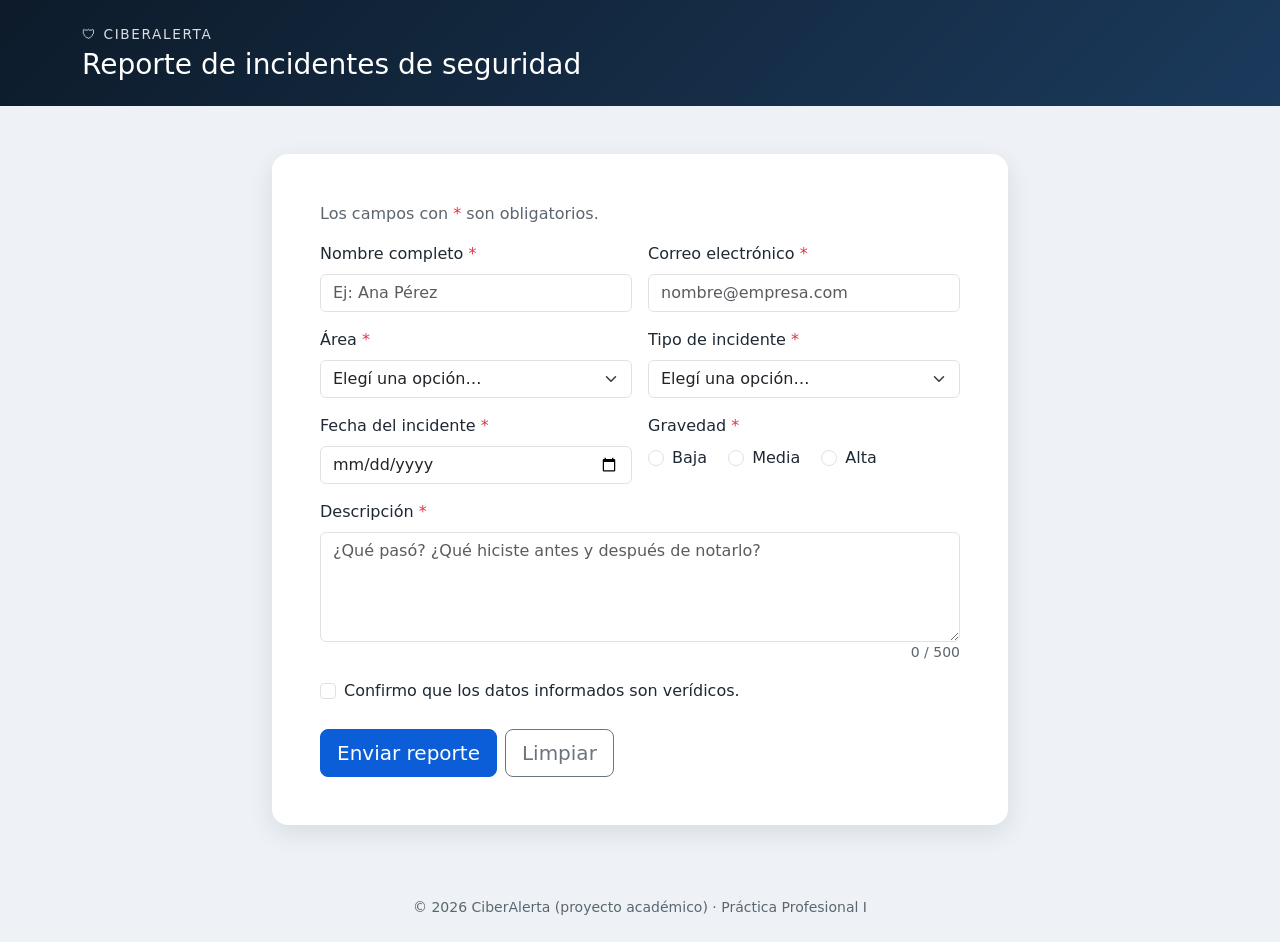
<file: Portafolio-PP1/01-formulario/index.html>
<!DOCTYPE html>
<!--
  TP2 - Ejercicio 1: Formulario con validación y envío (HTML5 + Bootstrap 5)
  Temática: Reporte de incidentes de seguridad informática ("CiberAlerta", marca ficticia)
  Autor: Facundo Saenz - Práctica Profesional I - Instituto Manuel Belgrano - 2026
-->
<html lang="es">
<head>
    <meta charset="UTF-8">
    <meta name="viewport" content="width=device-width, initial-scale=1">
    <title>CiberAlerta - Reporte de incidentes</title>

    <!-- Bootstrap 5 (CDN oficial) -->
    <link href="https://cdn.jsdelivr.net/npm/bootstrap@5.3.3/dist/css/bootstrap.min.css" rel="stylesheet">
    <!-- Estilos propios -->
    <link href="css/estilos.css" rel="stylesheet">
</head>
<body>

    <!-- ENCABEZADO -->
    <header class="encabezado text-white py-4">
        <div class="container">
            <p class="marca mb-1">&#128737; CiberAlerta</p>
            <h1 class="h3 mb-0">Reporte de incidentes de seguridad</h1>
        </div>
    </header>

    <main class="container my-4 my-md-5">
        <div class="row justify-content-center">
            <div class="col-12 col-lg-8">

                <!-- Mensaje de confirmación (oculto hasta que el envío sea válido) -->
                <div id="confirmacion" class="alert alert-success d-none" role="alert" tabindex="-1">
                    <h2 class="h5 alert-heading">&#10004; Reporte enviado</h2>
                    <p class="mb-1">Número de seguimiento: <strong id="ticket"></strong></p>
                    <p class="mb-0 small">Resumen: <span id="resumen"></span></p>
                </div>

                <!-- FORMULARIO: "novalidate" desactiva los globos del navegador
                     para mostrar los mensajes de Bootstrap (ver js/validacion.js) -->
                <form id="formReporte" class="tarjeta p-4 p-md-5 needs-validation" novalidate>

                    <p class="text-secondary">Los campos con <span class="text-danger">*</span> son obligatorios.</p>

                    <div class="row g-3">

                        <!-- Nombre -->
                        <div class="col-12 col-md-6">
                            <label for="nombre" class="form-label">Nombre completo <span class="text-danger">*</span></label>
                            <input type="text" class="form-control" id="nombre" name="nombre"
                                   placeholder="Ej: Ana Pérez" required minlength="3" maxlength="60"
                                   pattern="[A-Za-zÁÉÍÓÚáéíóúÑñÜü ]{3,60}">
                            <div class="invalid-feedback">Ingresá tu nombre (solo letras, mínimo 3).</div>
                        </div>

                        <!-- Correo -->
                        <div class="col-12 col-md-6">
                            <label for="correo" class="form-label">Correo electrónico <span class="text-danger">*</span></label>
                            <input type="email" class="form-control" id="correo" name="correo"
                                   placeholder="nombre@empresa.com" required>
                            <div class="invalid-feedback">Ingresá un correo con formato válido.</div>
                        </div>

                        <!-- Área -->
                        <div class="col-12 col-md-6">
                            <label for="area" class="form-label">Área <span class="text-danger">*</span></label>
                            <select class="form-select" id="area" name="area" required>
                                <option value="" selected disabled>Elegí una opción…</option>
                                <option>Administración</option>
                                <option>Ventas</option>
                                <option>Sistemas</option>
                                <option>Recursos Humanos</option>
                            </select>
                            <div class="invalid-feedback">Seleccioná tu área.</div>
                        </div>

                        <!-- Tipo de incidente -->
                        <div class="col-12 col-md-6">
                            <label for="tipo" class="form-label">Tipo de incidente <span class="text-danger">*</span></label>
                            <select class="form-select" id="tipo" name="tipo" required>
                                <option value="" selected disabled>Elegí una opción…</option>
                                <option>Phishing (correo sospechoso)</option>
                                <option>Malware / virus</option>
                                <option>Acceso no autorizado</option>
                                <option>Pérdida o robo de dispositivo</option>
                                <option>Otro</option>
                            </select>
                            <div class="invalid-feedback">Seleccioná el tipo de incidente.</div>
                        </div>

                        <!-- Fecha (el máximo = hoy se fija en js/validacion.js) -->
                        <div class="col-12 col-md-6">
                            <label for="fecha" class="form-label">Fecha del incidente <span class="text-danger">*</span></label>
                            <input type="date" class="form-control" id="fecha" name="fecha" required>
                            <div class="invalid-feedback">Indicá una fecha que no sea futura.</div>
                        </div>

                        <!-- Severidad: grupo de botones de opción -->
                        <div class="col-12 col-md-6">
                            <span class="form-label d-block">Gravedad <span class="text-danger">*</span></span>
                            <div class="form-check form-check-inline">
                                <input class="form-check-input" type="radio" name="gravedad" id="gBaja" value="Baja" required>
                                <label class="form-check-label" for="gBaja">Baja</label>
                            </div>
                            <div class="form-check form-check-inline">
                                <input class="form-check-input" type="radio" name="gravedad" id="gMedia" value="Media">
                                <label class="form-check-label" for="gMedia">Media</label>
                            </div>
                            <div class="form-check form-check-inline">
                                <input class="form-check-input" type="radio" name="gravedad" id="gAlta" value="Alta">
                                <label class="form-check-label" for="gAlta">Alta</label>
                            </div>
                            <div class="invalid-feedback d-block-if-invalid">Elegí el nivel de gravedad.</div>
                        </div>

                        <!-- Descripción -->
                        <div class="col-12">
                            <label for="descripcion" class="form-label">Descripción <span class="text-danger">*</span></label>
                            <textarea class="form-control" id="descripcion" name="descripcion" rows="4"
                                      placeholder="¿Qué pasó? ¿Qué hiciste antes y después de notarlo?"
                                      required minlength="20" maxlength="500"></textarea>
                            <div class="d-flex justify-content-between">
                                <div class="invalid-feedback">Escribí al menos 20 caracteres.</div>
                                <small class="text-secondary ms-auto" id="contador">0 / 500</small>
                            </div>
                        </div>

                        <!-- Aceptación -->
                        <div class="col-12">
                            <div class="form-check">
                                <input class="form-check-input" type="checkbox" id="acepto" name="acepto" required>
                                <label class="form-check-label" for="acepto">
                                    Confirmo que los datos informados son verídicos.
                                </label>
                                <div class="invalid-feedback">Tenés que confirmar para poder enviar.</div>
                            </div>
                        </div>

                        <!-- Botones -->
                        <div class="col-12 d-flex flex-column flex-sm-row gap-2 pt-2">
                            <button type="submit" class="btn btn-primario btn-lg" id="btnEnviar">
                                <span class="spinner-border spinner-border-sm d-none" id="spinner" aria-hidden="true"></span>
                                <span id="textoBtn">Enviar reporte</span>
                            </button>
                            <button type="reset" class="btn btn-outline-secondary btn-lg">Limpiar</button>
                        </div>

                    </div>
                </form>
            </div>
        </div>
    </main>

    <footer class="text-center text-secondary small py-4">
        &copy; 2026 CiberAlerta (proyecto académico) &middot; Práctica Profesional I
    </footer>

    <!-- Bootstrap JS + lógica propia de validación -->
    <script src="https://cdn.jsdelivr.net/npm/bootstrap@5.3.3/dist/js/bootstrap.bundle.min.js"></script>
    <script src="js/validacion.js"></script>
</body>
</html>
</file>
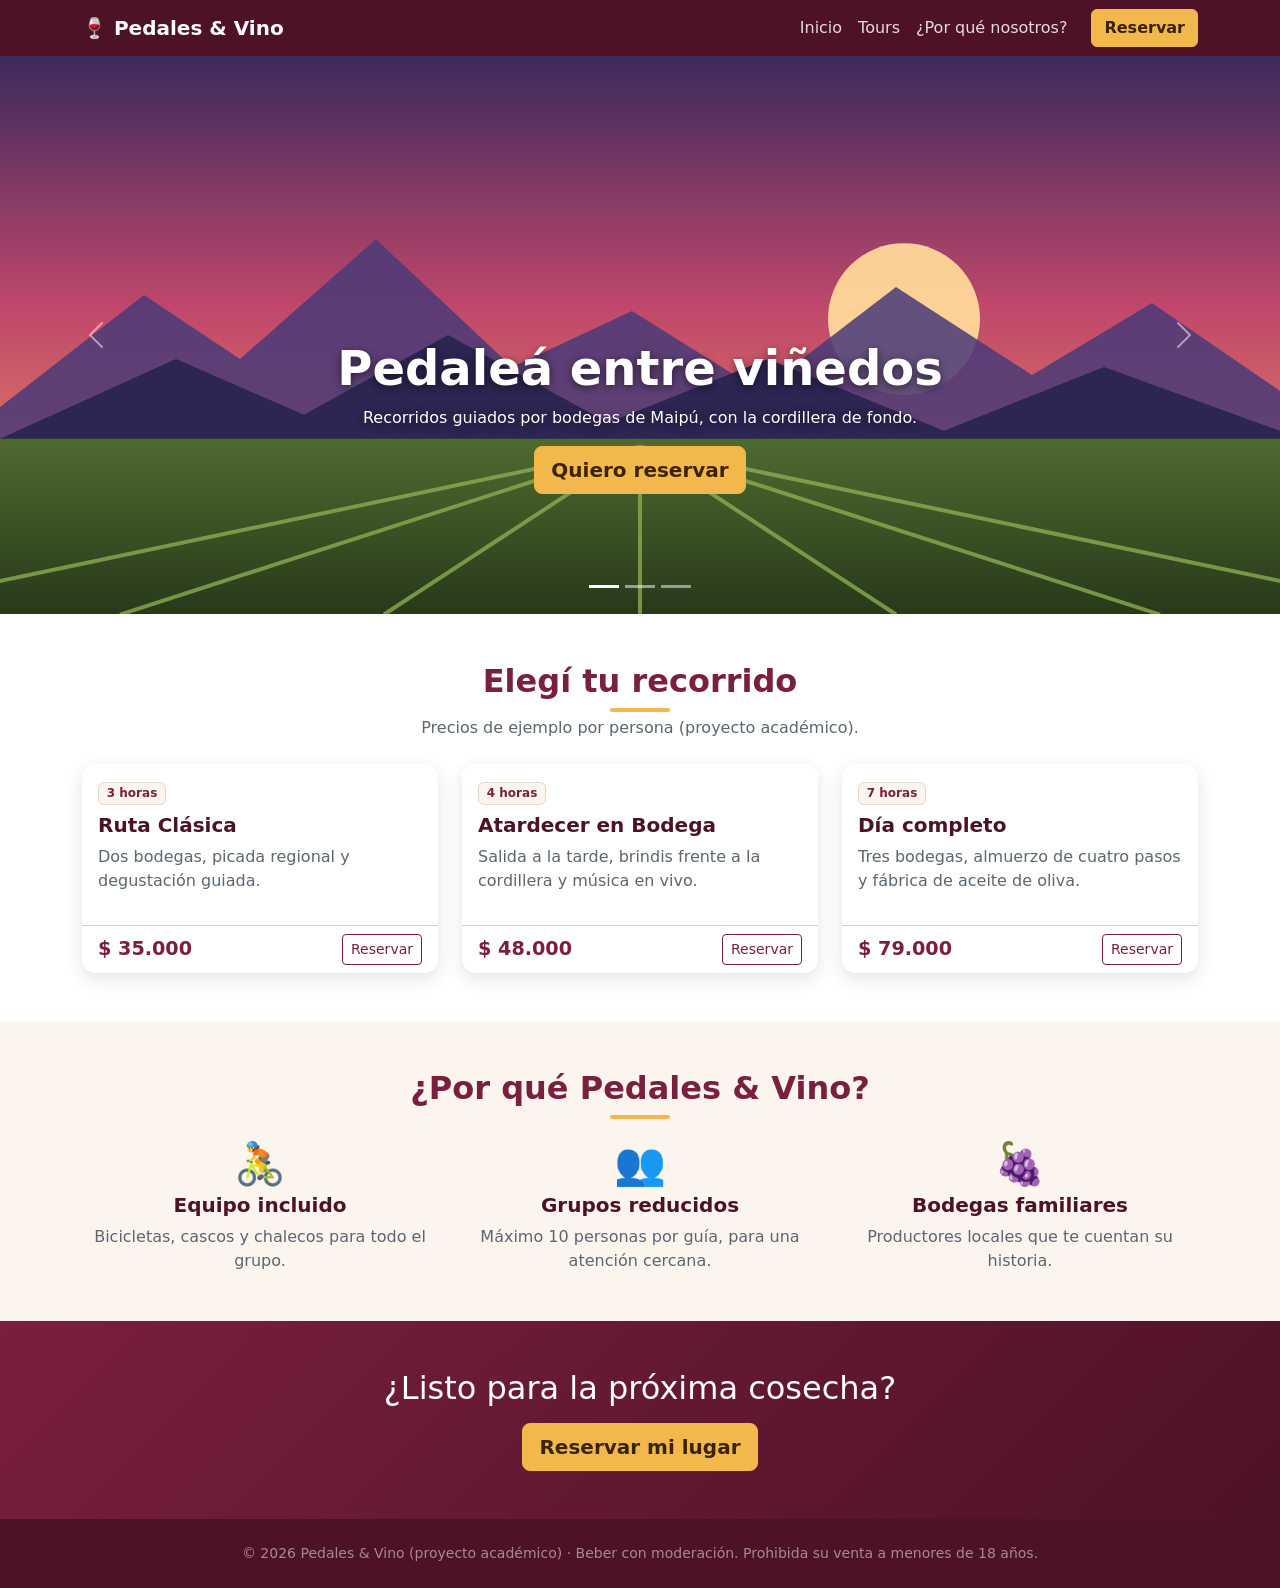
<file: Portafolio-PP1/02-landing/index.html>
<!DOCTYPE html>
<!--
  TP2 - Ejercicio 2: Landing page responsiva (HTML5 + Bootstrap 5)
  Temática: tours en bicicleta por bodegas de Mendoza ("Pedales & Vino", marca ficticia)
  Incluye: menú hamburguesa (navbar), carrusel y cuadro modal.
  Autor: Facundo Saenz - Práctica Profesional I - Instituto Manuel Belgrano - 2026
-->
<html lang="es">
<head>
    <meta charset="UTF-8">
    <!-- Viewport: imprescindible para que la página se adapte a celulares -->
    <meta name="viewport" content="width=device-width, initial-scale=1">
    <title>Pedales &amp; Vino - Tours en bici por bodegas</title>

    <link href="https://cdn.jsdelivr.net/npm/bootstrap@5.3.3/dist/css/bootstrap.min.css" rel="stylesheet">
    <link href="css/landing.css" rel="stylesheet">
</head>
<body>

    <!-- ============ MENÚ (hamburguesa en pantallas chicas) ============ -->
    <nav class="navbar navbar-expand-lg navbar-dark barra sticky-top">
        <div class="container">
            <a class="navbar-brand fw-bold" href="#inicio">&#127863; Pedales &amp; Vino</a>

            <!-- Botón hamburguesa: colapsa/expande el menú en celulares -->
            <button class="navbar-toggler" type="button" data-bs-toggle="collapse"
                    data-bs-target="#menuPrincipal" aria-controls="menuPrincipal"
                    aria-expanded="false" aria-label="Abrir menú">
                <span class="navbar-toggler-icon"></span>
            </button>

            <div class="collapse navbar-collapse" id="menuPrincipal">
                <ul class="navbar-nav ms-auto mb-2 mb-lg-0 align-items-lg-center">
                    <li class="nav-item"><a class="nav-link" href="#inicio">Inicio</a></li>
                    <li class="nav-item"><a class="nav-link" href="#tours">Tours</a></li>
                    <li class="nav-item"><a class="nav-link" href="#porque">¿Por qué nosotros?</a></li>
                    <li class="nav-item ms-lg-3">
                        <button class="btn btn-reservar" data-bs-toggle="modal" data-bs-target="#modalReserva">Reservar</button>
                    </li>
                </ul>
            </div>
        </div>
    </nav>

    <!-- ============ CARRUSEL ============ -->
    <header id="inicio">
        <div id="carruselHero" class="carousel slide carousel-fade" data-bs-ride="carousel" data-bs-interval="5000">

            <!-- Indicadores (puntitos) -->
            <div class="carousel-indicators">
                <button type="button" data-bs-target="#carruselHero" data-bs-slide-to="0" class="active" aria-current="true" aria-label="Diapositiva 1"></button>
                <button type="button" data-bs-target="#carruselHero" data-bs-slide-to="1" aria-label="Diapositiva 2"></button>
                <button type="button" data-bs-target="#carruselHero" data-bs-slide-to="2" aria-label="Diapositiva 3"></button>
            </div>

            <!-- Diapositivas -->
            <div class="carousel-inner">
                <div class="carousel-item active">
                    <img src="img/slide1.svg" class="d-block w-100 slide" alt="Atardecer con la cordillera sobre los viñedos">
                    <div class="carousel-caption">
                        <h1 class="display-5 fw-bold">Pedaleá entre viñedos</h1>
                        <p class="d-none d-sm-block">Recorridos guiados por bodegas de Maipú, con la cordillera de fondo.</p>
                        <button class="btn btn-reservar btn-lg" data-bs-toggle="modal" data-bs-target="#modalReserva">Quiero reservar</button>
                    </div>
                </div>
                <div class="carousel-item">
                    <img src="img/slide2.svg" class="d-block w-100 slide" alt="Bicicleta en un camino entre viñedos">
                    <div class="carousel-caption">
                        <h2 class="display-5 fw-bold">Bicis incluidas</h2>
                        <p class="d-none d-sm-block">Casco, mapa y asistencia durante todo el recorrido.</p>
                    </div>
                </div>
                <div class="carousel-item">
                    <img src="img/slide3.svg" class="d-block w-100 slide" alt="Copas de vino bajo una guirnalda de luces">
                    <div class="carousel-caption">
                        <h2 class="display-5 fw-bold">Cerrá con un brindis</h2>
                        <p class="d-none d-sm-block">Degustación de la cosecha y cena al atardecer.</p>
                    </div>
                </div>
            </div>

            <!-- Controles anterior / siguiente -->
            <button class="carousel-control-prev" type="button" data-bs-target="#carruselHero" data-bs-slide="prev">
                <span class="carousel-control-prev-icon" aria-hidden="true"></span>
                <span class="visually-hidden">Anterior</span>
            </button>
            <button class="carousel-control-next" type="button" data-bs-target="#carruselHero" data-bs-slide="next">
                <span class="carousel-control-next-icon" aria-hidden="true"></span>
                <span class="visually-hidden">Siguiente</span>
            </button>
        </div>
    </header>

    <main>

        <!-- ============ TOURS ============ -->
        <section id="tours" class="container py-5">
            <h2 class="text-center titulo-seccion mb-1">Elegí tu recorrido</h2>
            <p class="text-center text-secondary mb-4">Precios de ejemplo por persona (proyecto académico).</p>

            <div class="row g-4">
                <!-- col-12 (celular) / col-md-6 (tablet) / col-lg-4 (escritorio) -->
                <div class="col-12 col-md-6 col-lg-4">
                    <article class="card h-100 tour">
                        <div class="card-body">
                            <span class="badge etiqueta mb-2">3 horas</span>
                            <h3 class="h5">Ruta Clásica</h3>
                            <p class="text-secondary">Dos bodegas, picada regional y degustación guiada.</p>
                        </div>
                        <div class="card-footer bg-transparent d-flex justify-content-between align-items-center">
                            <strong class="precio">$ 35.000</strong>
                            <button class="btn btn-sm btn-outline-vino" data-bs-toggle="modal" data-bs-target="#modalReserva">Reservar</button>
                        </div>
                    </article>
                </div>
                <div class="col-12 col-md-6 col-lg-4">
                    <article class="card h-100 tour">
                        <div class="card-body">
                            <span class="badge etiqueta mb-2">4 horas</span>
                            <h3 class="h5">Atardecer en Bodega</h3>
                            <p class="text-secondary">Salida a la tarde, brindis frente a la cordillera y música en vivo.</p>
                        </div>
                        <div class="card-footer bg-transparent d-flex justify-content-between align-items-center">
                            <strong class="precio">$ 48.000</strong>
                            <button class="btn btn-sm btn-outline-vino" data-bs-toggle="modal" data-bs-target="#modalReserva">Reservar</button>
                        </div>
                    </article>
                </div>
                <div class="col-12 col-md-6 col-lg-4 mx-md-auto">
                    <article class="card h-100 tour">
                        <div class="card-body">
                            <span class="badge etiqueta mb-2">7 horas</span>
                            <h3 class="h5">Día completo</h3>
                            <p class="text-secondary">Tres bodegas, almuerzo de cuatro pasos y fábrica de aceite de oliva.</p>
                        </div>
                        <div class="card-footer bg-transparent d-flex justify-content-between align-items-center">
                            <strong class="precio">$ 79.000</strong>
                            <button class="btn btn-sm btn-outline-vino" data-bs-toggle="modal" data-bs-target="#modalReserva">Reservar</button>
                        </div>
                    </article>
                </div>
            </div>
        </section>

        <!-- ============ BENEFICIOS ============ -->
        <section id="porque" class="fondo-claro py-5">
            <div class="container">
                <h2 class="text-center titulo-seccion mb-4">¿Por qué Pedales &amp; Vino?</h2>
                <div class="row text-center g-4">
                    <div class="col-12 col-md-4">
                        <div class="icono">&#128692;</div>
                        <h3 class="h5">Equipo incluido</h3>
                        <p class="text-secondary mb-0">Bicicletas, cascos y chalecos para todo el grupo.</p>
                    </div>
                    <div class="col-12 col-md-4">
                        <div class="icono">&#128101;</div>
                        <h3 class="h5">Grupos reducidos</h3>
                        <p class="text-secondary mb-0">Máximo 10 personas por guía, para una atención cercana.</p>
                    </div>
                    <div class="col-12 col-md-4">
                        <div class="icono">&#127815;</div>
                        <h3 class="h5">Bodegas familiares</h3>
                        <p class="text-secondary mb-0">Productores locales que te cuentan su historia.</p>
                    </div>
                </div>
            </div>
        </section>

        <!-- ============ LLAMADO A LA ACCIÓN ============ -->
        <section class="llamado text-center text-white py-5">
            <div class="container">
                <h2 class="mb-3">¿Listo para la próxima cosecha?</h2>
                <button class="btn btn-reservar btn-lg" data-bs-toggle="modal" data-bs-target="#modalReserva">Reservar mi lugar</button>
            </div>
        </section>
    </main>

    <footer class="barra text-white-50 text-center small py-4">
        &copy; 2026 Pedales &amp; Vino (proyecto académico) &middot; Beber con moderación. Prohibida su venta a menores de 18 años.
    </footer>

    <!-- ============ CUADRO MODAL: reserva ============ -->
    <div class="modal fade" id="modalReserva" tabindex="-1" aria-labelledby="tituloModal" aria-hidden="true">
        <div class="modal-dialog modal-dialog-centered">
            <div class="modal-content">

                <div class="modal-header">
                    <h2 class="modal-title h5" id="tituloModal">Reservá tu lugar</h2>
                    <button type="button" class="btn-close" data-bs-dismiss="modal" aria-label="Cerrar"></button>
                </div>

                <div class="modal-body">
                    <form id="formReserva" novalidate>
                        <div class="mb-3">
                            <label for="rNombre" class="form-label">Nombre</label>
                            <input type="text" class="form-control" id="rNombre" required minlength="3">
                            <div class="invalid-feedback">Ingresá tu nombre.</div>
                        </div>
                        <div class="mb-3">
                            <label for="rCorreo" class="form-label">Correo</label>
                            <input type="email" class="form-control" id="rCorreo" required>
                            <div class="invalid-feedback">Ingresá un correo válido.</div>
                        </div>
                        <div class="row g-3">
                            <div class="col-7">
                                <label for="rTour" class="form-label">Recorrido</label>
                                <select class="form-select" id="rTour" required>
                                    <option value="">Elegí…</option>
                                    <option>Ruta Clásica</option>
                                    <option>Atardecer en Bodega</option>
                                    <option>Día completo</option>
                                </select>
                                <div class="invalid-feedback">Elegí un recorrido.</div>
                            </div>
                            <div class="col-5">
                                <label for="rPersonas" class="form-label">Personas</label>
                                <input type="number" class="form-control" id="rPersonas" min="1" max="10" value="2" required>
                                <div class="invalid-feedback">Entre 1 y 10.</div>
                            </div>
                        </div>
                        <div id="mensajeReserva" class="alert alert-success mt-3 mb-0 d-none" role="status"></div>
                    </form>
                </div>

                <div class="modal-footer">
                    <button type="button" class="btn btn-outline-secondary" data-bs-dismiss="modal">Cerrar</button>
                    <button type="submit" form="formReserva" class="btn btn-reservar">Confirmar</button>
                </div>
            </div>
        </div>
    </div>

    <script src="https://cdn.jsdelivr.net/npm/bootstrap@5.3.3/dist/js/bootstrap.bundle.min.js"></script>
    <script src="js/landing.js"></script>
</body>
</html>
</file>
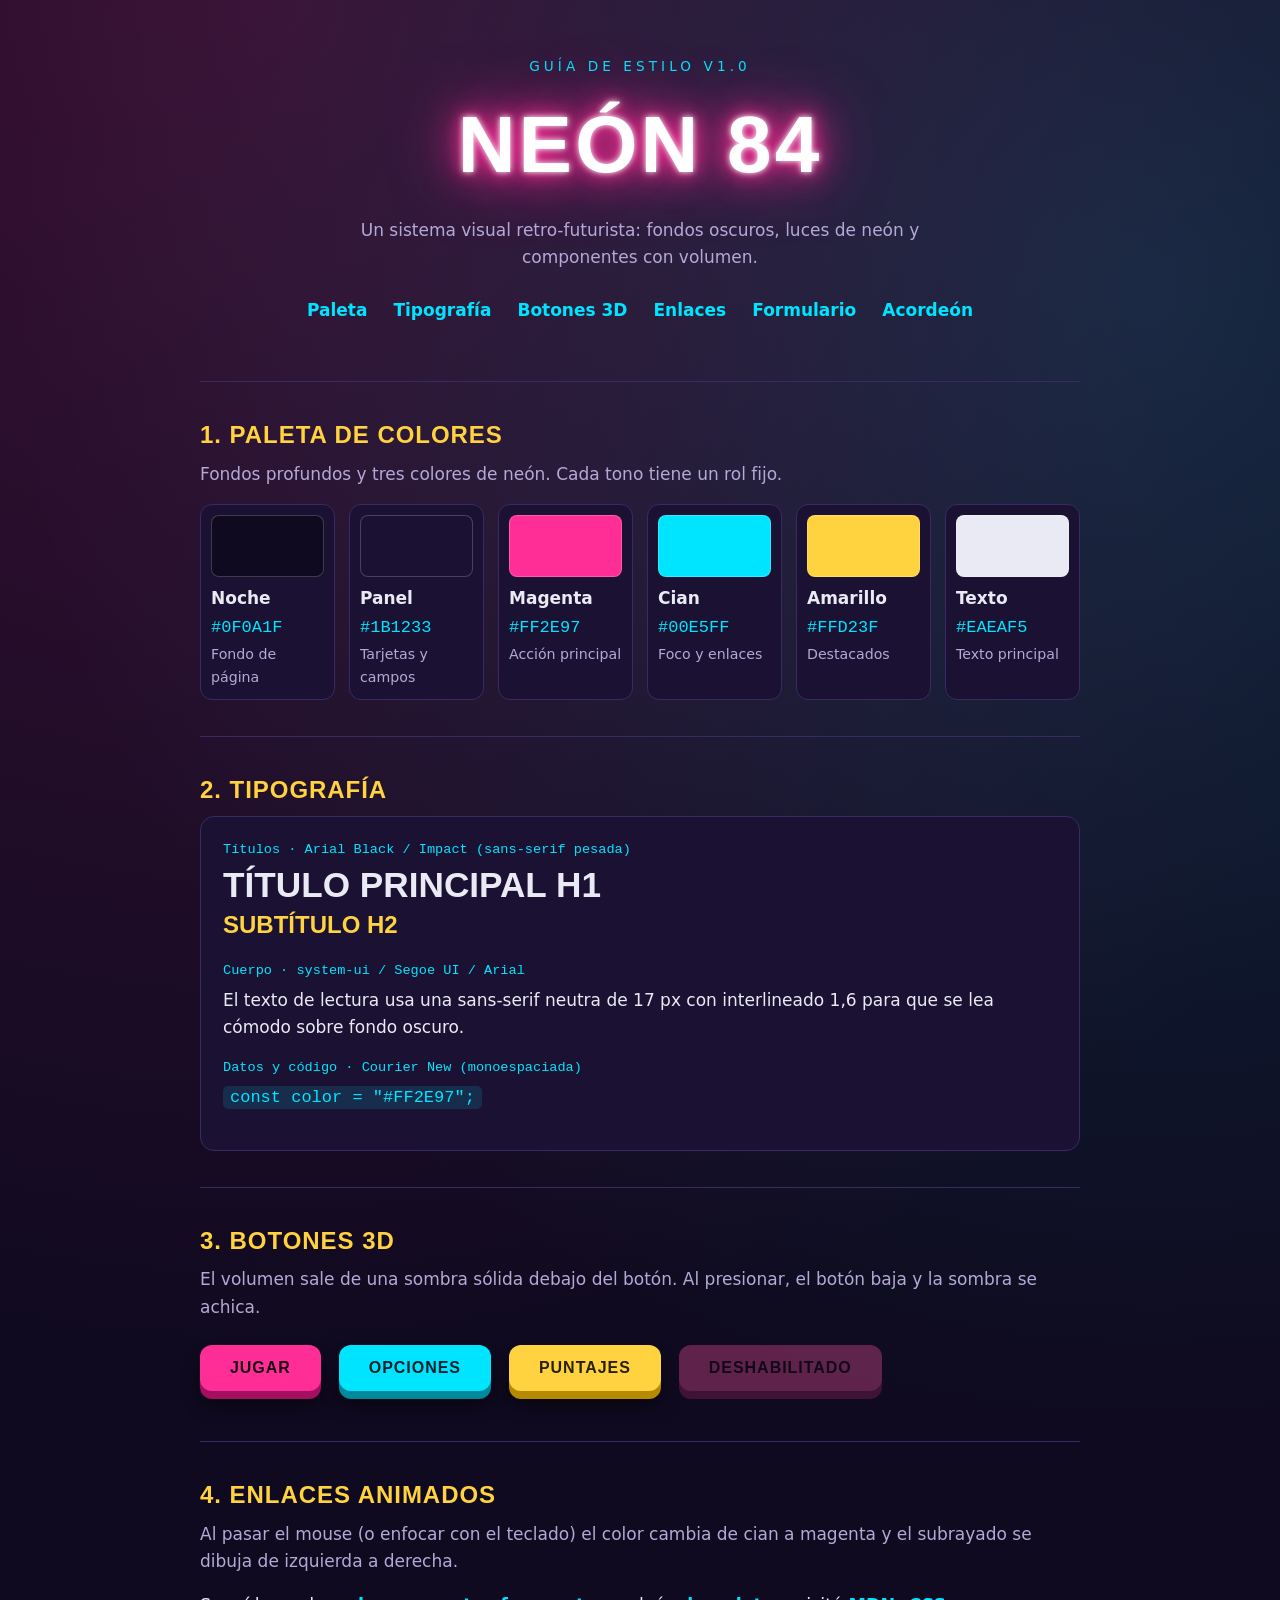
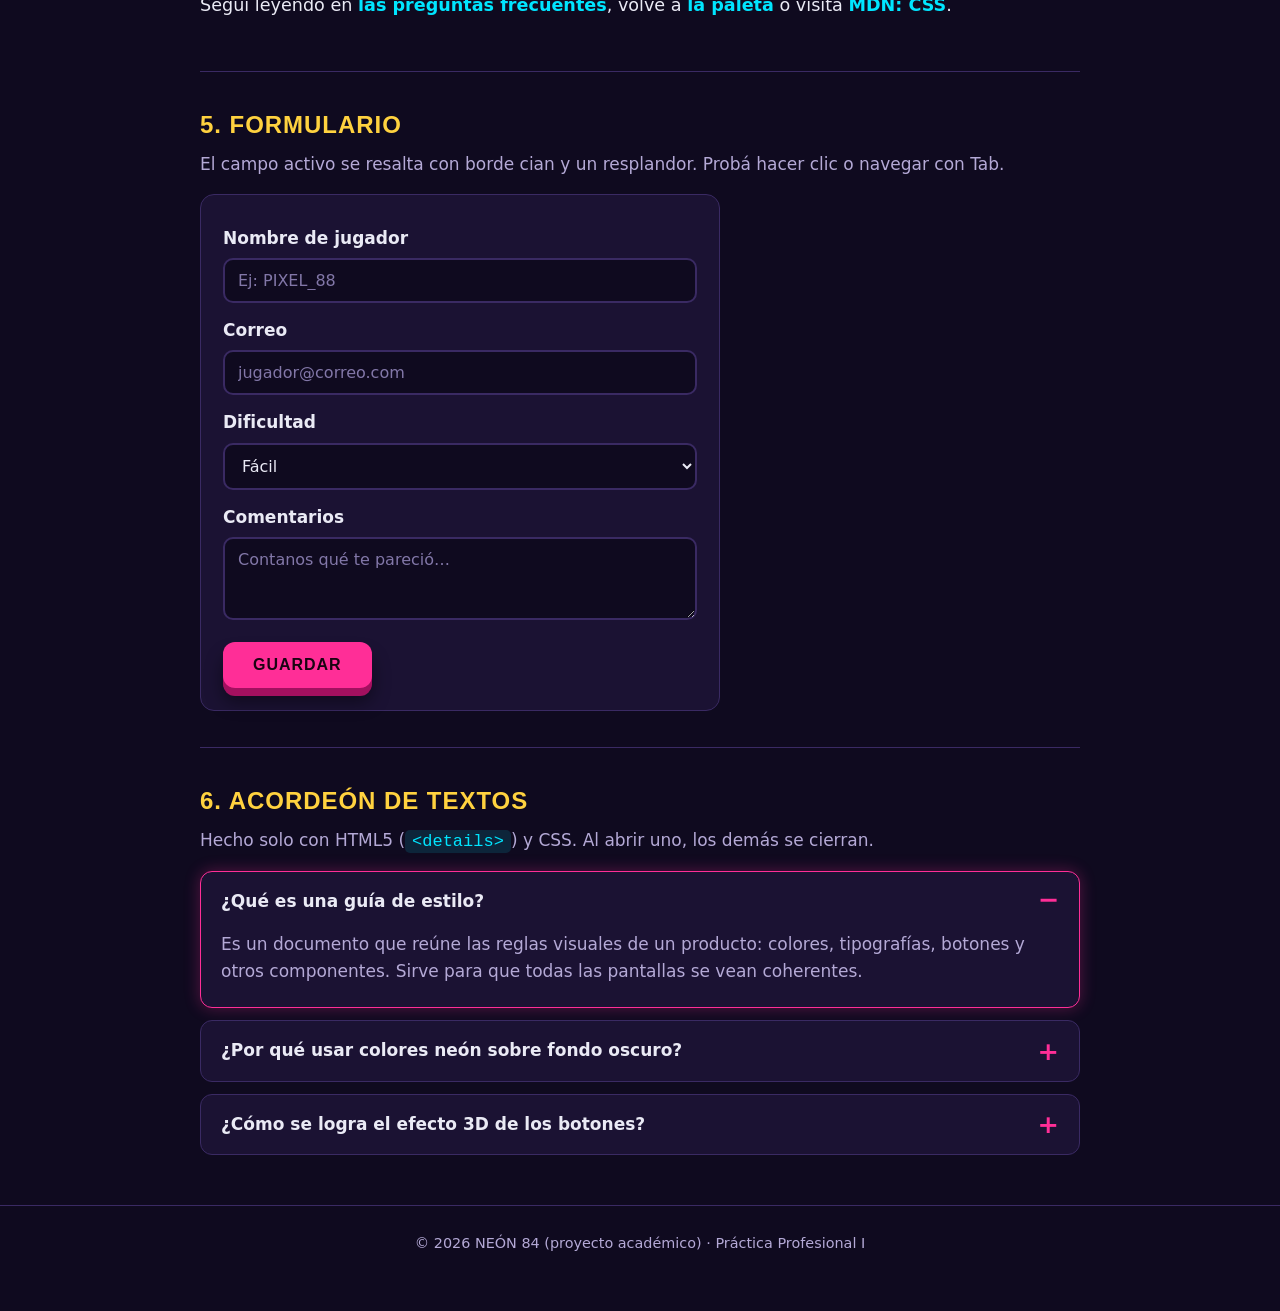
<file: Portafolio-PP1/03-guia-estilo/index.html>
<!DOCTYPE html>
<!--
  TP2 - Ejercicio 3: Guía de estilo (HTML5 + CSS, sin frameworks ni JavaScript)
  Temática: estética "neón arcade" (marca ficticia "NEÓN 84")
  Incluye: paleta, tipografía, acordeón de textos, borde de foco en formularios,
           botones 3D y enlaces animados con cambio de color.
  Autor: Facundo Saenz - Práctica Profesional I - Instituto Manuel Belgrano - 2026
-->
<html lang="es">
<head>
    <meta charset="UTF-8">
    <meta name="viewport" content="width=device-width, initial-scale=1">
    <title>NEÓN 84 - Guía de estilo</title>
    <!-- Todo el diseño vive en un archivo CSS aparte -->
    <link rel="stylesheet" href="css/guia.css">
</head>
<body>

    <!-- ============ ENCABEZADO + NAVEGACIÓN (enlaces animados) ============ -->
    <header class="cabecera">
        <p class="sobretitulo">Guía de estilo v1.0</p>
        <h1 class="titulo-neon">NEÓN&nbsp;84</h1>
        <p class="bajada">Un sistema visual retro-futurista: fondos oscuros, luces de neón y componentes con volumen.</p>

        <nav class="menu" aria-label="Secciones de la guía">
            <a class="enlace" href="#paleta">Paleta</a>
            <a class="enlace" href="#tipografia">Tipografía</a>
            <a class="enlace" href="#botones">Botones 3D</a>
            <a class="enlace" href="#enlaces">Enlaces</a>
            <a class="enlace" href="#formulario">Formulario</a>
            <a class="enlace" href="#acordeon">Acordeón</a>
        </nav>
    </header>

    <main class="contenedor">

        <!-- ============ 1. PALETA ============ -->
        <section id="paleta">
            <h2>1. Paleta de colores</h2>
            <p class="intro">Fondos profundos y tres colores de neón. Cada tono tiene un rol fijo.</p>
            <div class="paleta">
                <div class="muestra"><span class="color" style="background:#0f0a1f"></span><strong>Noche</strong><code>#0F0A1F</code><small>Fondo de página</small></div>
                <div class="muestra"><span class="color" style="background:#1b1233"></span><strong>Panel</strong><code>#1B1233</code><small>Tarjetas y campos</small></div>
                <div class="muestra"><span class="color" style="background:#ff2e97"></span><strong>Magenta</strong><code>#FF2E97</code><small>Acción principal</small></div>
                <div class="muestra"><span class="color" style="background:#00e5ff"></span><strong>Cian</strong><code>#00E5FF</code><small>Foco y enlaces</small></div>
                <div class="muestra"><span class="color" style="background:#ffd23f"></span><strong>Amarillo</strong><code>#FFD23F</code><small>Destacados</small></div>
                <div class="muestra"><span class="color" style="background:#eaeaf5"></span><strong>Texto</strong><code>#EAEAF5</code><small>Texto principal</small></div>
            </div>
        </section>

        <!-- ============ 2. TIPOGRAFÍA ============ -->
        <section id="tipografia">
            <h2>2. Tipografía</h2>
            <div class="tarjeta">
                <p class="etiqueta-tipo">Títulos · Arial Black / Impact (sans-serif pesada)</p>
                <p class="muestra-h1">Título principal H1</p>
                <p class="muestra-h2">Subtítulo H2</p>
                <p class="etiqueta-tipo">Cuerpo · system-ui / Segoe UI / Arial</p>
                <p>El texto de lectura usa una sans-serif neutra de 17&nbsp;px con interlineado 1,6 para que se lea cómodo sobre fondo oscuro.</p>
                <p class="etiqueta-tipo">Datos y código · Courier New (monoespaciada)</p>
                <p><code class="codigo">const color = "#FF2E97";</code></p>
            </div>
        </section>

        <!-- ============ 3. BOTONES 3D ============ -->
        <section id="botones">
            <h2>3. Botones 3D</h2>
            <p class="intro">El volumen sale de una sombra sólida debajo del botón. Al presionar, el botón baja y la sombra se achica.</p>
            <div class="fila">
                <button class="boton boton-magenta" type="button">Jugar</button>
                <button class="boton boton-cian" type="button">Opciones</button>
                <button class="boton boton-amarillo" type="button">Puntajes</button>
                <button class="boton boton-magenta" type="button" disabled>Deshabilitado</button>
            </div>
        </section>

        <!-- ============ 4. ENLACES ANIMADOS ============ -->
        <section id="enlaces">
            <h2>4. Enlaces animados</h2>
            <p class="intro">Al pasar el mouse (o enfocar con el teclado) el color cambia de cian a magenta y el subrayado se dibuja de izquierda a derecha.</p>
            <p class="parrafo-enlaces">
                Seguí leyendo en <a class="enlace" href="#acordeon">las preguntas frecuentes</a>,
                volvé a <a class="enlace" href="#paleta">la paleta</a>
                o visitá <a class="enlace" href="https://developer.mozilla.org/es/docs/Web/CSS" target="_blank" rel="noopener">MDN: CSS</a>.
            </p>
        </section>

        <!-- ============ 5. FORMULARIO CON BORDE DE FOCO ============ -->
        <section id="formulario">
            <h2>5. Formulario</h2>
            <p class="intro">El campo activo se resalta con borde cian y un resplandor. Probá hacer clic o navegar con Tab.</p>
            <form class="tarjeta formulario" onsubmit="return false">
                <label for="usuario">Nombre de jugador</label>
                <input type="text" id="usuario" placeholder="Ej: PIXEL_88">

                <label for="correo">Correo</label>
                <input type="email" id="correo" placeholder="jugador@correo.com">

                <label for="nivel">Dificultad</label>
                <select id="nivel">
                    <option>Fácil</option>
                    <option>Normal</option>
                    <option>Difícil</option>
                </select>

                <label for="nota">Comentarios</label>
                <textarea id="nota" rows="3" placeholder="Contanos qué te pareció…"></textarea>

                <button class="boton boton-magenta" type="submit">Guardar</button>
            </form>
        </section>

        <!-- ============ 6. ACORDEÓN DE TEXTOS ============ -->
        <section id="acordeon">
            <h2>6. Acordeón de textos</h2>
            <p class="intro">Hecho solo con HTML5 (<code class="codigo">&lt;details&gt;</code>) y CSS. Al abrir uno, los demás se cierran.</p>

            <div class="acordeon">
                <details name="faq" open>
                    <summary>¿Qué es una guía de estilo?</summary>
                    <div class="contenido">
                        <p>Es un documento que reúne las reglas visuales de un producto: colores, tipografías, botones y otros componentes. Sirve para que todas las pantallas se vean coherentes.</p>
                    </div>
                </details>

                <details name="faq">
                    <summary>¿Por qué usar colores neón sobre fondo oscuro?</summary>
                    <div class="contenido">
                        <p>El contraste alto hace que los elementos interactivos se destaquen enseguida. Además, el fondo oscuro reduce el brillo en ambientes con poca luz.</p>
                    </div>
                </details>

                <details name="faq">
                    <summary>¿Cómo se logra el efecto 3D de los botones?</summary>
                    <div class="contenido">
                        <p>Con <code class="codigo">box-shadow</code> sin desenfoque desplazada hacia abajo. En <code class="codigo">:active</code> se baja el botón con <code class="codigo">transform</code> y se reduce la sombra.</p>
                    </div>
                </details>
            </div>
        </section>
    </main>

    <footer class="pie">
        <p>&copy; 2026 NEÓN 84 (proyecto académico) &middot; Práctica Profesional I</p>
    </footer>
</body>
</html>
</file>
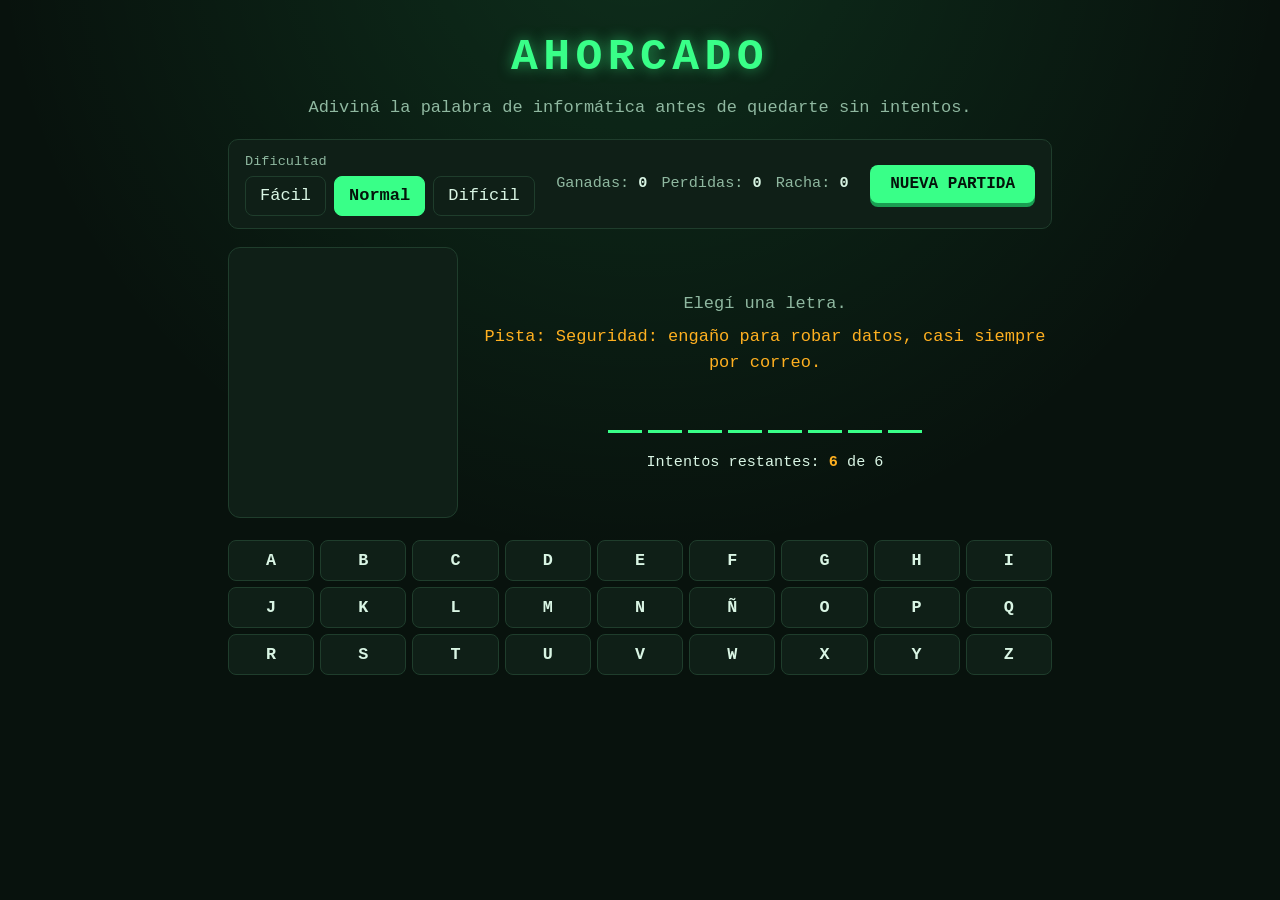
<file: Portafolio-PP1/05-ahorcado/index.html>
<!DOCTYPE html>
<!--
  TP3 - Ejercicio 2: minijuego web "Ahorcado" (HTML + CSS + JavaScript)
  Tres niveles de dificultad, teclado en pantalla y físico, marcador.
  El estilo está en css/estilos.css (archivo aparte) que importa css/variables.css.
  Autor: Facundo Saenz - Práctica Profesional I - Instituto Manuel Belgrano - 2026
-->
<html lang="es">
<head>
    <meta charset="UTF-8">
    <meta name="viewport" content="width=device-width, initial-scale=1">
    <title>Ahorcado - Informática</title>
    <link rel="stylesheet" href="css/estilos.css">
</head>
<body>
    <main class="contenedor">

        <header class="cabecera">
            <h1>Ahorcado</h1>
            <p>Adiviná la palabra de informática antes de quedarte sin intentos.</p>
        </header>

        <!-- Controles: nivel de dificultad, marcador y nueva partida -->
        <section class="controles">
            <fieldset class="niveles">
                <legend>Dificultad</legend>
                <label class="nivel"><input type="radio" name="nivel" value="facil"><span>Fácil</span></label>
                <label class="nivel"><input type="radio" name="nivel" value="normal" checked><span>Normal</span></label>
                <label class="nivel"><input type="radio" name="nivel" value="dificil"><span>Difícil</span></label>
            </fieldset>

            <div class="marcador" aria-label="Marcador">
                <span>Ganadas: <strong id="marcadorGanadas">0</strong></span>
                <span>Perdidas: <strong id="marcadorPerdidas">0</strong></span>
                <span>Racha: <strong id="marcadorRacha">0</strong></span>
            </div>

            <button type="button" class="boton" id="btnNueva">Nueva partida</button>
        </section>

        <!-- Zona de juego -->
        <section class="juego">
            <div class="dibujo" aria-hidden="true">
                <svg viewBox="0 0 200 240" xmlns="http://www.w3.org/2000/svg">
                    <!-- Cada elemento .parte aparece con un error (de arriba hacia abajo) -->
                    <line class="parte" x1="20"  y1="225" x2="130" y2="225"/>            <!-- 1 base -->
                    <line class="parte" x1="50"  y1="225" x2="50"  y2="20"/>             <!-- 2 poste -->
                    <polyline class="parte" points="50,20 140,20"/>                       <!-- 3 viga -->
                    <line class="parte" x1="140" y1="20"  x2="140" y2="55"/>             <!-- 4 soga -->
                    <circle class="parte cabeza" cx="140" cy="75" r="20"/>               <!-- 5 cabeza -->
                    <line class="parte" x1="140" y1="95"  x2="140" y2="155"/>            <!-- 6 cuerpo -->
                    <polyline class="parte" points="110,125 140,105 170,125"/>           <!-- 7 brazos -->
                    <polyline class="parte" points="115,200 140,155 165,200"/>           <!-- 8 piernas -->
                </svg>
            </div>

            <div class="tablero">
                <p class="estado" id="estado" aria-live="polite"></p>
                <p class="pista" id="pista"></p>
                <div class="palabra" id="palabra" role="img"></div>
                <p class="vidas" id="vidas"></p>
            </div>
        </section>

        <!-- Teclado en pantalla -->
        <section class="teclado" id="teclado" aria-label="Teclado"></section>

        <!-- Resultado de la partida -->
        <section class="resultado" id="resultado" hidden aria-live="polite">
            <h2 id="resultadoTitulo"></h2>
            <p id="resultadoTexto"></p>
            <button type="button" class="boton" id="btnOtra">Jugar otra vez</button>
        </section>

    </main>

    <script src="js/palabras.js"></script>
    <script src="js/ahorcado.js"></script>
</body>
</html>
</file>
<file: Portafolio-PP1/03-guia-estilo/css/guia.css>
/* ===========================================================
   TP2 - Ejercicio 3: hoja de estilos de la guía "NEÓN 84"
   Organización:
     1. Variables (paleta)   2. Base   3. Cabecera y menú
     4. Secciones y tarjetas 5. Paleta 6. Tipografía
     7. Botones 3D           8. Enlaces animados
     9. Formulario (foco)   10. Acordeón   11. Pie y responsive
   =========================================================== */

/* ---------- 1. VARIABLES ---------- */
:root {
    --noche:    #0f0a1f;
    --panel:    #1b1233;
    --borde:    #3a2a63;
    --magenta:  #ff2e97;
    --cian:     #00e5ff;
    --amarillo: #ffd23f;
    --texto:    #eaeaf5;
    --apagado:  #b4a9d6;

    --fuente-titulo: "Arial Black", Impact, "Segoe UI Black", sans-serif;
    --fuente-cuerpo: system-ui, -apple-system, "Segoe UI", Roboto, Arial, sans-serif;
    --fuente-codigo: "Courier New", Courier, monospace;
}

/* ---------- 2. BASE ---------- */
* { box-sizing: border-box; }

body {
    margin: 0;
    background:
        radial-gradient(circle at 20% 0%, rgba(255,46,151,.18), transparent 45%),
        radial-gradient(circle at 90% 10%, rgba(0,229,255,.14), transparent 40%),
        var(--noche);
    color: var(--texto);
    font-family: var(--fuente-cuerpo);
    font-size: 17px;
    line-height: 1.6;
}

h1, h2 { font-family: var(--fuente-titulo); text-transform: uppercase; letter-spacing: .04em; }
h2 { color: var(--amarillo); font-size: 1.5rem; margin: 0 0 .4rem; }
p  { margin: 0 0 1rem; }

/* ---------- 3. CABECERA Y MENÚ ---------- */
.cabecera { text-align: center; padding: 56px 20px 28px; }
.sobretitulo { color: var(--cian); letter-spacing: .3em; text-transform: uppercase; font-size: .85rem; margin-bottom: .2rem; }
.titulo-neon {
    margin: 0 0 .5rem;
    font-size: clamp(2.6rem, 9vw, 5rem);
    color: #fff;
    /* Efecto neón: varias sombras de texto superpuestas */
    text-shadow: 0 0 6px #fff, 0 0 18px var(--magenta), 0 0 38px var(--magenta), 0 0 70px var(--magenta);
}
.bajada { max-width: 560px; margin: 0 auto 1.6rem; color: var(--apagado); }
.menu { display: flex; justify-content: center; flex-wrap: wrap; gap: 8px 26px; }

/* ---------- 4. SECCIONES Y TARJETAS ---------- */
.contenedor { max-width: 920px; margin: 0 auto; padding: 0 20px 40px; }
section { padding: 34px 0 10px; border-top: 1px solid var(--borde); margin-top: 26px; }
.intro { color: var(--apagado); }
.tarjeta {
    background-color: var(--panel);
    border: 1px solid var(--borde);
    border-radius: 14px;
    padding: 22px;
}
.fila { display: flex; flex-wrap: wrap; gap: 18px; padding: 8px 0 14px; }

/* ---------- 5. PALETA ---------- */
.paleta { display: grid; grid-template-columns: repeat(auto-fill, minmax(135px, 1fr)); gap: 14px; }
.muestra {
    display: flex; flex-direction: column; gap: 2px;
    background-color: var(--panel);
    border: 1px solid var(--borde);
    border-radius: 12px;
    padding: 10px;
}
.color { display: block; height: 62px; border-radius: 8px; margin-bottom: 6px; border: 1px solid rgba(255,255,255,.2); }
.muestra code { font-family: var(--fuente-codigo); color: var(--cian); }
.muestra small { color: var(--apagado); }

/* ---------- 6. TIPOGRAFÍA ---------- */
.etiqueta-tipo { color: var(--cian); font-family: var(--fuente-codigo); font-size: .85rem; margin: 1rem 0 .3rem; }
.etiqueta-tipo:first-child { margin-top: 0; }
.muestra-h1 { font-family: var(--fuente-titulo); font-weight: 900; font-size: 2.2rem; text-transform: uppercase; margin: 0; line-height: 1.15; }
.muestra-h2 { font-family: var(--fuente-titulo); font-weight: 900; font-size: 1.5rem; color: var(--amarillo); text-transform: uppercase; margin: 0; }
.codigo { font-family: var(--fuente-codigo); background-color: rgba(0,229,255,.12); color: var(--cian); padding: 2px 7px; border-radius: 5px; }

/* ---------- 7. BOTONES 3D ----------
   Truco: una sombra sólida (sin desenfoque) hacia abajo simula el grosor.
   Al presionar, el botón baja lo mismo que la sombra se achica. */
.boton {
    --color: var(--magenta);
    --sombra: #a3105f;          /* versión más oscura del color */
    font-family: var(--fuente-titulo);
    font-weight: 900;
    font-size: 1rem;
    letter-spacing: .06em;
    text-transform: uppercase;
    color: #1a0412;             /* texto oscuro: contraste >= 5:1 sobre los tres colores */
    background-color: var(--color);
    border: 0;
    border-radius: 12px;
    padding: 14px 30px;
    cursor: pointer;
    box-shadow: 0 8px 0 var(--sombra), 0 14px 18px rgba(0,0,0,.45);
    transition: transform .12s ease, box-shadow .12s ease, filter .12s ease;
}
.boton-cian     { --color: var(--cian);     --sombra: #00899b; color: #04202a; }
.boton-amarillo { --color: var(--amarillo); --sombra: #b58a00; color: #2a2000; }

.boton:hover  { transform: translateY(-2px); box-shadow: 0 10px 0 var(--sombra), 0 18px 22px rgba(0,0,0,.45); filter: brightness(1.08); }
.boton:active { transform: translateY(6px);  box-shadow: 0 2px 0 var(--sombra), 0 4px 6px rgba(0,0,0,.45); }
.boton:focus-visible { outline: 3px dashed #fff; outline-offset: 4px; }
.boton:disabled { opacity: .45; cursor: not-allowed; transform: none; filter: grayscale(.4); box-shadow: 0 8px 0 var(--sombra); }

/* ---------- 8. ENLACES ANIMADOS ----------
   El subrayado es un degradado de fondo cuyo ancho crece de 0 a 100 %.
   El color del texto cambia con transition. */
.enlace {
    color: var(--cian);
    text-decoration: none;
    font-weight: 600;
    background-image: linear-gradient(var(--magenta), var(--magenta));
    background-repeat: no-repeat;
    background-position: 0 100%;
    background-size: 0% 3px;
    padding-bottom: 3px;
    transition: color .3s ease, background-size .35s ease;
}
.enlace:hover,
.enlace:focus-visible {
    color: var(--magenta);
    background-size: 100% 3px;
    outline: none;
}
.parrafo-enlaces { font-size: 1.1rem; }

/* ---------- 9. FORMULARIO CON BORDE DE FOCO ---------- */
.formulario { display: flex; flex-direction: column; gap: 6px; max-width: 520px; }
.formulario label { font-weight: 600; margin-top: 8px; }
.formulario input,
.formulario select,
.formulario textarea {
    font-family: var(--fuente-cuerpo);
    font-size: 1rem;
    color: var(--texto);
    background-color: var(--noche);
    border: 2px solid var(--borde);
    border-radius: 10px;
    padding: 11px 13px;
    transition: border-color .2s ease, box-shadow .2s ease;
}
.formulario input::placeholder,
.formulario textarea::placeholder { color: #8277a8; }

/* >>> El campo con el foco se resalta con borde cian y resplandor <<< */
.formulario input:focus,
.formulario select:focus,
.formulario textarea:focus {
    outline: none;
    border-color: var(--cian);
    box-shadow: 0 0 0 4px rgba(0,229,255,.25), 0 0 18px rgba(0,229,255,.45);
}
.formulario .boton { align-self: flex-start; margin-top: 16px; }

/* ---------- 10. ACORDEÓN ---------- */
.acordeon { display: flex; flex-direction: column; gap: 12px; }
.acordeon details {
    background-color: var(--panel);
    border: 1px solid var(--borde);
    border-radius: 12px;
    overflow: hidden;
    transition: border-color .2s ease, box-shadow .2s ease;
}
.acordeon details[open] { border-color: var(--magenta); box-shadow: 0 0 16px rgba(255,46,151,.3); }

.acordeon summary {
    list-style: none;                 /* oculta el triángulo por defecto */
    cursor: pointer;
    padding: 16px 52px 16px 20px;
    font-weight: 700;
    position: relative;
    transition: background-color .2s ease;
}
.acordeon summary::-webkit-details-marker { display: none; }
.acordeon summary:hover { background-color: rgba(255,255,255,.04); }
.acordeon summary:focus-visible { outline: 3px solid var(--cian); outline-offset: -3px; }

/* Ícono "+" que gira y pasa a "−" al abrir */
.acordeon summary::after {
    content: "+";
    position: absolute;
    right: 20px; top: 50%;
    transform: translateY(-50%);
    font-size: 1.6rem;
    color: var(--magenta);
    transition: transform .3s ease;
}
.acordeon details[open] summary::after { content: "\2212"; transform: translateY(-50%) rotate(180deg); }

.acordeon .contenido { padding: 0 20px 6px; color: var(--apagado); }
.acordeon details[open] .contenido { animation: desplegar .35s ease; }

@keyframes desplegar {
    from { opacity: 0; transform: translateY(-8px); }
    to   { opacity: 1; transform: translateY(0); }
}

/* ---------- 11. PIE Y RESPONSIVE ---------- */
.pie { text-align: center; color: var(--apagado); font-size: .9rem; padding: 26px 20px 40px; border-top: 1px solid var(--borde); }

@media (max-width: 520px) {
    body { font-size: 16px; }
    .boton { width: 100%; }
    .fila { flex-direction: column; }
    .formulario .boton { align-self: stretch; }
}

/* Respeta a quienes pidieron menos movimiento en su sistema */
@media (prefers-reduced-motion: reduce) {
    * { transition: none !important; animation: none !important; }
}
</file>
<file: Portafolio-PP1/05-ahorcado/css/estilos.css>
/* ===========================================================
   TP3 - Ahorcado: hoja de estilos principal
   El HTML solo enlaza este archivo; las variables se IMPORTAN acá.
   =========================================================== */
@import url("variables.css");

* { box-sizing: border-box; }

body {
    margin: 0;
    min-height: 100vh;
    background:
        radial-gradient(circle at 50% -10%, rgba(57,255,136,.12), transparent 55%),
        var(--fondo);
    color: var(--texto);
    font-family: var(--fuente);
    font-size: 17px;
    line-height: 1.5;
}

.contenedor { max-width: 860px; margin: 0 auto; padding: 24px 18px 40px; }

/* ---------- Cabecera ---------- */
.cabecera { text-align: center; margin-bottom: 18px; }
.cabecera h1 {
    margin: 0;
    font-size: clamp(1.8rem, 6vw, 2.8rem);
    letter-spacing: .12em;
    text-transform: uppercase;
    color: var(--verde);
    text-shadow: 0 0 14px rgba(57,255,136,.55);
}
.cabecera p { margin: 4px 0 0; color: var(--apagado); }

/* ---------- Controles superiores ---------- */
.controles {
    display: flex; flex-wrap: wrap; gap: 12px 18px;
    justify-content: space-between; align-items: center;
    background-color: var(--panel); border: 1px solid var(--borde);
    border-radius: 10px; padding: 12px 16px; margin-bottom: 18px;
}
.niveles { display: flex; gap: 8px; border: 0; margin: 0; padding: 0; }
.niveles legend { padding: 0; margin-bottom: 4px; color: var(--apagado); font-size: .85rem; }
.nivel { position: relative; }
.nivel input { position: absolute; opacity: 0; }
.nivel span {
    display: inline-block; padding: 6px 14px; border: 1px solid var(--borde);
    border-radius: 8px; cursor: pointer; transition: all .15s ease;
}
.nivel input:checked + span { background-color: var(--verde); color: #04140b; border-color: var(--verde); font-weight: 700; }
.nivel input:focus-visible + span { outline: 2px dashed var(--verde); outline-offset: 3px; }
.nivel span:hover { border-color: var(--verde); }

.marcador { display: flex; gap: 14px; font-size: .95rem; color: var(--apagado); }
.marcador strong { color: var(--texto); }

/* ---------- Botones ---------- */
.boton {
    font-family: var(--fuente); font-size: 1rem; font-weight: 700; text-transform: uppercase;
    color: #04140b; background-color: var(--verde); border: 0; border-radius: 8px;
    padding: 10px 20px; cursor: pointer; box-shadow: 0 4px 0 var(--verde-osc);
    transition: transform .1s ease, box-shadow .1s ease;
}
.boton:hover  { transform: translateY(-1px); }
.boton:active { transform: translateY(3px); box-shadow: 0 1px 0 var(--verde-osc); }
.boton:focus-visible { outline: 3px dashed #fff; outline-offset: 3px; }

/* ---------- Zona de juego ---------- */
.juego { display: grid; grid-template-columns: 230px 1fr; gap: 20px; align-items: center; }
.dibujo {
    background-color: var(--panel); border: 1px solid var(--borde);
    border-radius: 12px; padding: 10px;
}
.dibujo svg { width: 100%; height: auto; display: block; }

/* Partes del muñeco: ocultas hasta que se cometa el error correspondiente */
.parte { stroke: var(--texto); stroke-width: 5; stroke-linecap: round; fill: none; opacity: 0; transition: opacity .25s ease; }
.parte.visible { opacity: 1; }
.parte.cabeza.visible { stroke: var(--ambar); }
.perdio .parte.visible { stroke: var(--rojo); }

.tablero { text-align: center; }
.estado { min-height: 1.6em; margin: 0 0 6px; color: var(--apagado); }
.pista { margin: 0 0 14px; min-height: 3em; color: var(--ambar); }

/* Palabra oculta: una casilla por letra */
.palabra { display: flex; flex-wrap: wrap; justify-content: center; gap: 6px; margin: 8px 0 18px; }
.letra {
    width: 34px; height: 44px; display: flex; align-items: center; justify-content: center;
    border-bottom: 3px solid var(--verde); font-size: 1.6rem; font-weight: 700; color: var(--verde);
    text-transform: uppercase;
}
.letra.revelada-final { color: var(--rojo); border-color: var(--rojo); }   /* letras que faltaban al perder */

.vidas { margin: 0; font-size: .95rem; }
.vidas strong { color: var(--ambar); }

/* ---------- Teclado en pantalla ---------- */
.teclado { display: grid; grid-template-columns: repeat(9, 1fr); gap: 6px; margin-top: 22px; }
.tecla {
    font-family: var(--fuente); font-size: 1.05rem; font-weight: 700; text-transform: uppercase;
    padding: 10px 0; color: var(--texto); background-color: var(--panel);
    border: 1px solid var(--borde); border-radius: 8px; cursor: pointer;
    transition: background-color .12s ease, transform .1s ease;
}
.tecla:hover:not(:disabled) { background-color: #16301f; border-color: var(--verde); }
.tecla:active:not(:disabled) { transform: translateY(2px); }
.tecla:focus-visible { outline: 2px dashed var(--verde); outline-offset: 2px; }
.tecla:disabled { cursor: not-allowed; opacity: .55; }
.tecla.acierto { background-color: var(--verde); color: #04140b; border-color: var(--verde); }
.tecla.error   { background-color: #3a1515; color: var(--rojo); border-color: var(--rojo); text-decoration: line-through; }

/* ---------- Resultado final ---------- */
.resultado {
    margin-top: 18px; padding: 16px; border-radius: 12px; text-align: center;
    border: 2px solid var(--verde); background-color: rgba(57,255,136,.08);
}
.resultado.derrota { border-color: var(--rojo); background-color: rgba(255,92,92,.08); }
.resultado h2 { margin: 0 0 6px; text-transform: uppercase; letter-spacing: .08em; }
.resultado p { margin: 0 0 12px; }
[hidden] { display: none !important; }

/* ---------- Celulares ---------- */
@media (max-width: 640px) {
    body { font-size: 16px; }
    .juego { grid-template-columns: 1fr; }
    .dibujo { max-width: 200px; margin: 0 auto; }
    .teclado { grid-template-columns: repeat(7, 1fr); }
    .letra { width: 26px; height: 38px; font-size: 1.3rem; }
}

@media (prefers-reduced-motion: reduce) { * { transition: none !important; } }
</file>
<file: Portafolio-PP1/01-formulario/css/estilos.css>
/* ===========================================================
   TP2 - Ejercicio 1: estilos propios del formulario
   (se suman a Bootstrap 5; solo personalizan lo necesario)
   =========================================================== */

:root {
    --color-primario: #0b5ed7;   /* azul de acción */
    --color-oscuro:   #0d1b2a;   /* encabezado */
    --color-fondo:    #eef2f7;   /* fondo de página */
}

body {
    background-color: var(--color-fondo);
    font-family: system-ui, -apple-system, "Segoe UI", Roboto, Arial, sans-serif;
    color: #1f2933;
}

/* Encabezado */
.encabezado {
    background: linear-gradient(135deg, var(--color-oscuro), #1b3a5c);
}
.marca {
    letter-spacing: .12em;
    text-transform: uppercase;
    font-size: .85rem;
    opacity: .85;
}

/* Tarjeta blanca que contiene el formulario */
.tarjeta {
    background-color: #fff;
    border-radius: 16px;
    box-shadow: 0 8px 24px rgba(13, 27, 42, .10);
}

/* Botón principal */
.btn-primario {
    background-color: var(--color-primario);
    border-color: var(--color-primario);
    color: #fff;
}
.btn-primario:hover,
.btn-primario:focus {
    background-color: #0a4fb3;
    border-color: #0a4fb3;
    color: #fff;
}

/* Mensaje de error del grupo de radios: solo visible cuando el formulario
   fue validado y ningún radio está elegido */
.d-block-if-invalid { display: none; }
.was-validated input[name="gravedad"]:invalid ~ .d-block-if-invalid { display: block; }

/* Etiqueta tipo "form-label" para el grupo de radios */
span.form-label { font-weight: 500; }

/* Colores explícitos para no depender de variables de Bootstrap */
.encabezado h1 { color: #fff; }
.text-secondary { color: #5b6670 !important; }
</file>
<file: Portafolio-PP1/02-landing/css/landing.css>
/* ===========================================================
   TP2 - Ejercicio 2: estilos propios de la landing
   (complementan Bootstrap 5)
   =========================================================== */

:root {
    --vino:       #7a1f3d;   /* color de marca */
    --vino-osc:   #4d1226;
    --dorado:     #f2b84b;   /* color de acento (botón reservar) */
    --crema:      #fbf5ee;   /* fondo de secciones claras */
}

body {
    font-family: system-ui, -apple-system, "Segoe UI", Roboto, Arial, sans-serif;
    color: #2b2b2b;
    scroll-behavior: smooth;
}
html { scroll-behavior: smooth; scroll-padding-top: 70px; }  /* el menú fijo no tapa los títulos */

/* Barra de menú y pie */
.barra { background-color: var(--vino-osc); }
.navbar .nav-link { color: rgba(255,255,255,.85); }
.navbar .nav-link:hover { color: #fff; }

/* Botón de acción principal */
.btn-reservar {
    background-color: var(--dorado);
    border-color: var(--dorado);
    color: #3a2400;
    font-weight: 600;
}
.btn-reservar:hover { background-color: #e5a52c; border-color: #e5a52c; color: #3a2400; }

.btn-outline-vino { color: var(--vino); border-color: var(--vino); }
.btn-outline-vino:hover { background-color: var(--vino); color: #fff; }

/* Carrusel: altura adaptable (más bajo en celulares) */
.slide { height: 62vh; min-height: 340px; max-height: 620px; object-fit: cover; }
.carousel-caption {
    bottom: 18%;
    text-shadow: 0 2px 8px rgba(0,0,0,.55);
}

/* Títulos de sección con subrayado de marca */
.titulo-seccion { color: var(--vino); font-weight: 700; }
.titulo-seccion::after {
    content: "";
    display: block;
    width: 60px; height: 4px;
    margin: 8px auto 0;
    background-color: var(--dorado);
    border-radius: 2px;
}

/* Tarjetas de tours */
.tour {
    border: 0;
    border-radius: 14px;
    box-shadow: 0 6px 18px rgba(77,18,38,.12);
    transition: transform .2s ease, box-shadow .2s ease;
}
.tour:hover { transform: translateY(-4px); box-shadow: 0 12px 26px rgba(77,18,38,.2); }
.etiqueta { background-color: var(--crema); color: var(--vino); border: 1px solid #ead9c4; }
.precio { color: var(--vino); font-size: 1.2rem; }

/* Beneficios */
.fondo-claro { background-color: var(--crema); }
.icono { font-size: 2.6rem; line-height: 1; margin-bottom: .5rem; }

/* Llamado a la acción */
.llamado { background: linear-gradient(135deg, var(--vino), var(--vino-osc)); }

/* Ajustes para celulares muy angostos */
@media (max-width: 400px) {
    .carousel-caption h1, .carousel-caption h2 { font-size: 1.6rem; }
}

/* Colores explícitos para no depender de variables de Bootstrap */
.carousel-caption h1,
.carousel-caption h2 { color: #fff; }
.tour h3,
#porque h3 { color: var(--vino-osc); font-weight: 700; }
.llamado h2 { color: #fff; }
.text-secondary { color: #5b6670 !important; }
</file>
